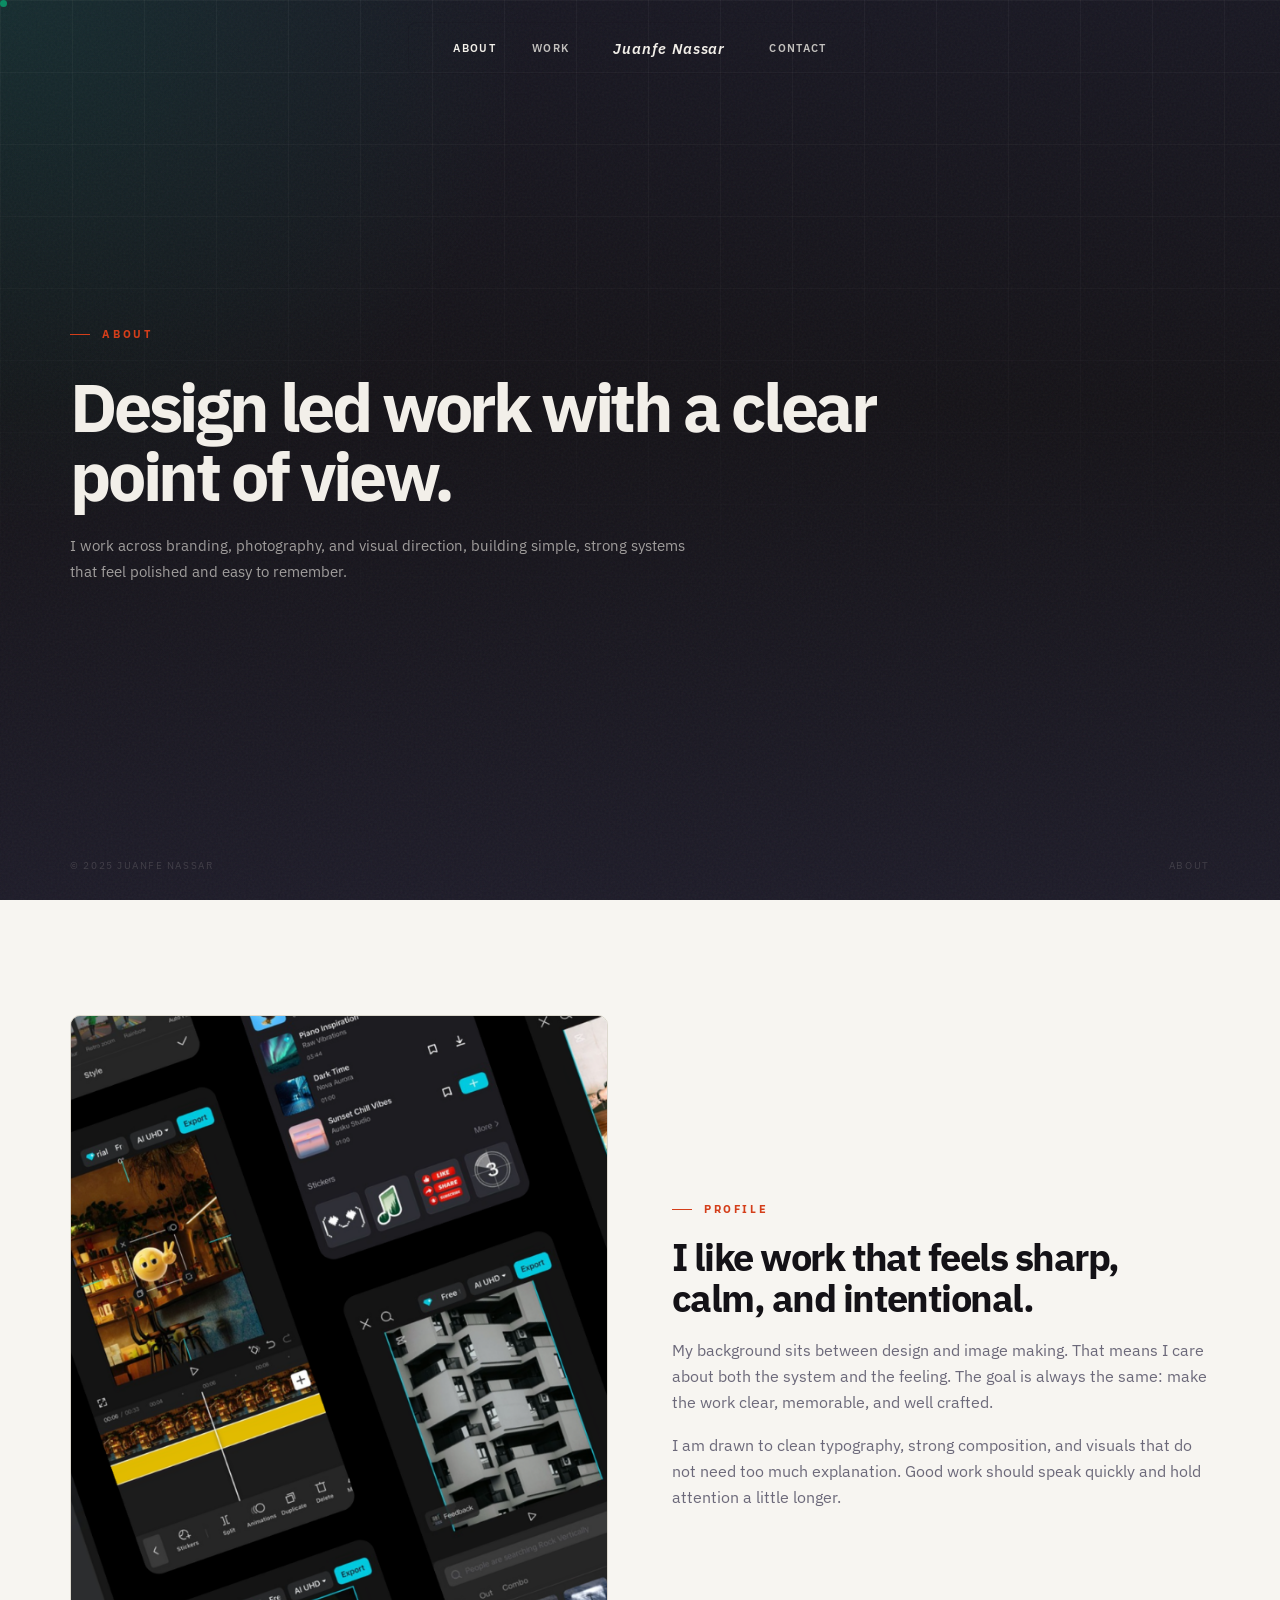
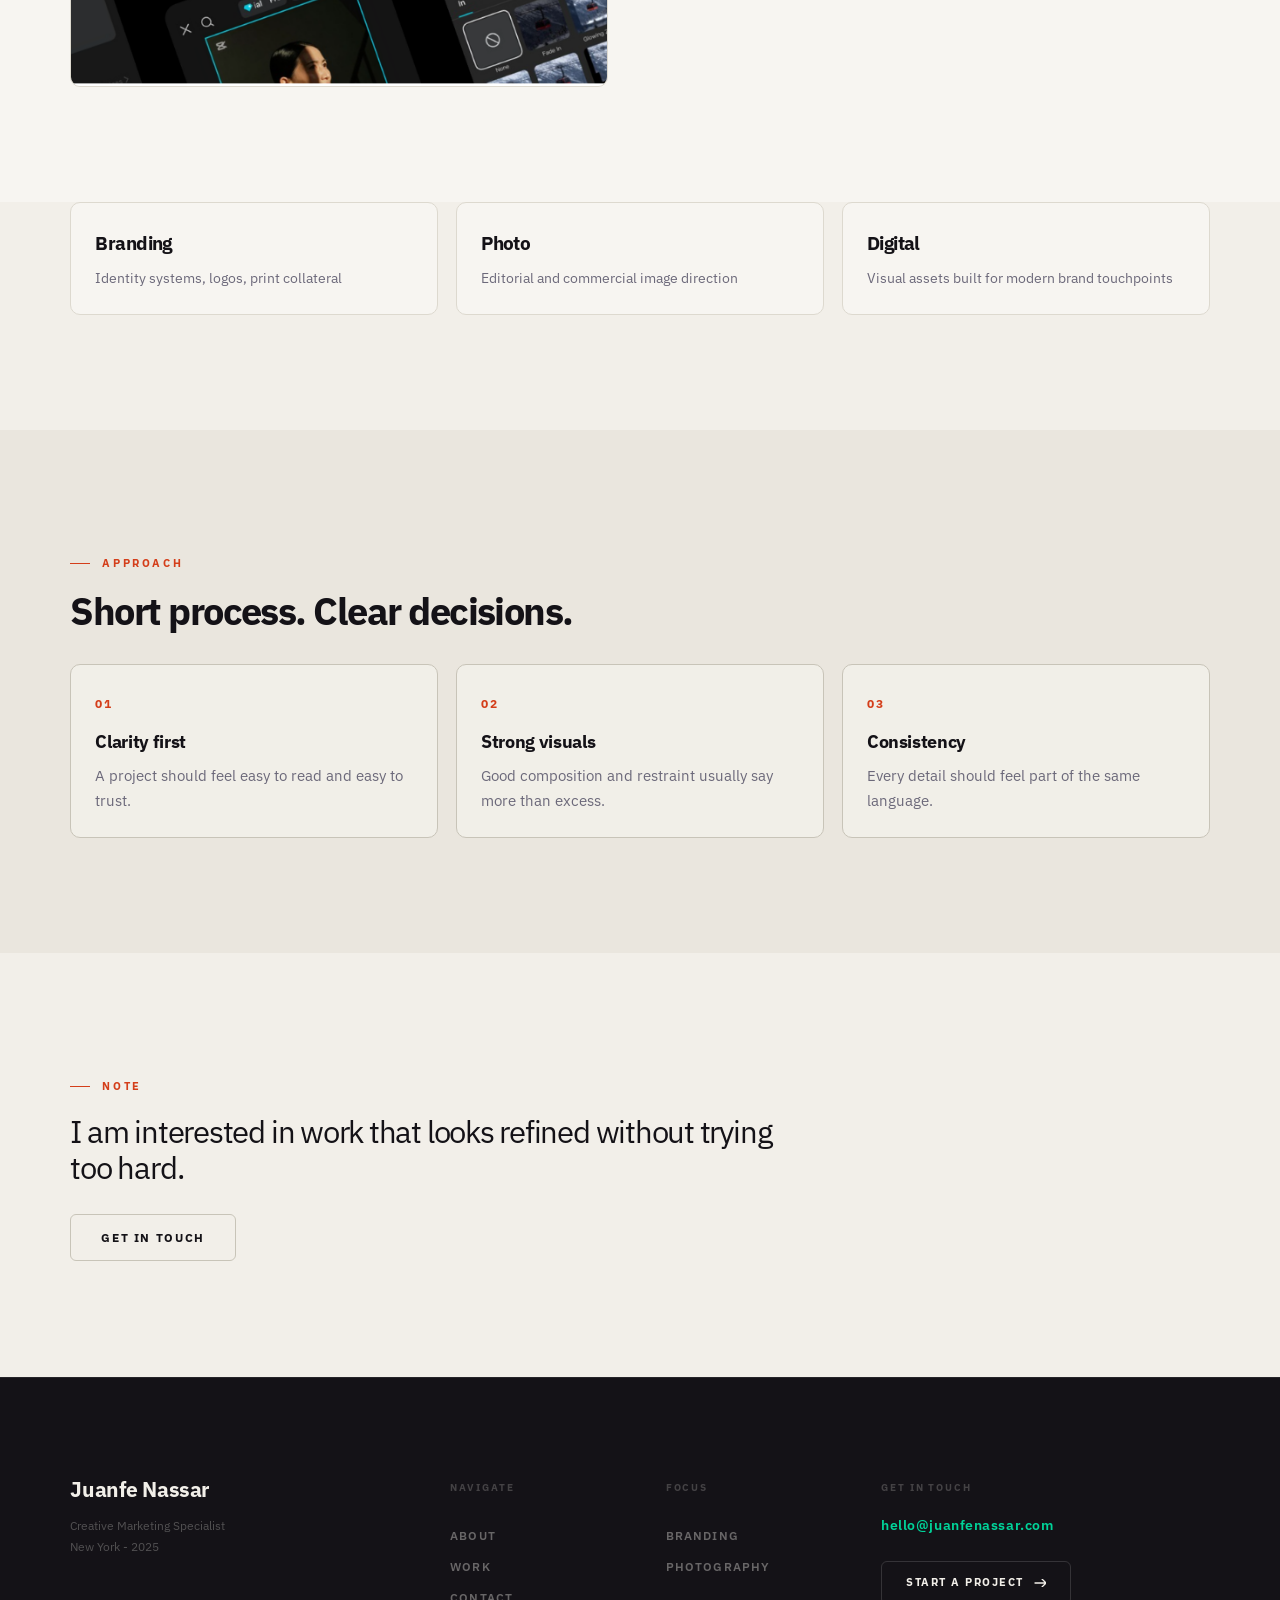
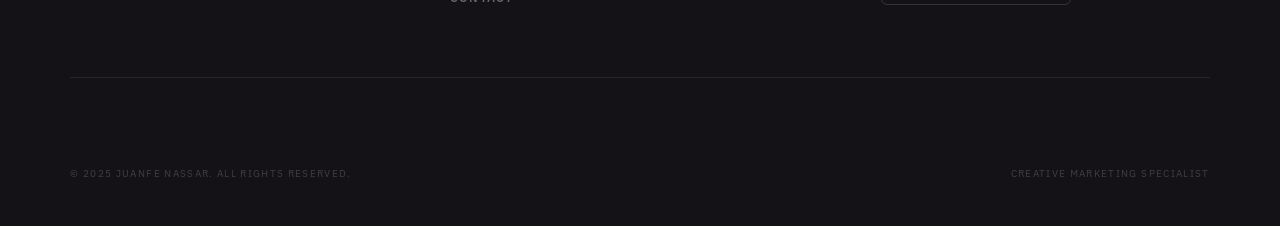
<file: userDashboard/about.html>
<!DOCTYPE html>
<html lang="en">
<head>
    <meta charset="UTF-8" />
    <meta name="viewport" content="initial-scale=1, width=device-width, viewport-fit=cover" />
    <title>Juanfe Nassar - About</title>
    <link rel="stylesheet" href="../assets/css/about_style.css" />
    <link rel="preconnect" href="https://fonts.googleapis.com" />
    <link rel="preconnect" href="https://fonts.gstatic.com" crossorigin />
    <link href="https://fonts.googleapis.com/css2?family=IBM+Plex+Sans:wght@400;500;600;700;800&display=swap" rel="stylesheet" />
</head>
<body>

<div class="c-dot" id="cDot"></div>
<div class="c-ring" id="cRing"></div>

<header class="nav" id="nav">
    <div class="nav-pill" id="navPill">
        <a href="about.html" class="nav-link nav-link--active">About</a>
        <a href="work.html" class="nav-link">Work</a>
        <a href="../index.html" class="nav-logo" aria-label="Juanfe Nassar home">
            <span class="nav-logo-text">Juanfe Nassar</span>
        </a>
        <a href="contact.html" class="nav-link">Contact</a>
    </div>
    <div class="nav-mobile">
        <a href="../index.html" class="nav-m-logo">Juanfe Nassar</a>
        <button class="nav-m-btn" id="mobileMenuBtn" aria-label="Open menu" aria-expanded="false">
            <svg viewBox="0 0 32 18" fill="none" width="28" height="18">
                <path d="M1 1H31" stroke="currentColor" stroke-width="1.5" stroke-linecap="round"/>
                <path d="M1 9H31" stroke="currentColor" stroke-width="1.5" stroke-linecap="round"/>
                <path d="M1 17H31" stroke="currentColor" stroke-width="1.5" stroke-linecap="round"/>
            </svg>
        </button>
    </div>
</header>

<div class="overlay" id="overlay" aria-hidden="true">
    <div class="ov-curtain c1"></div>
    <div class="ov-curtain c2"></div>
    <div class="ov-inner">
        <nav class="ov-nav">
            <ul>
                <li class="ov-item"><a href="../index.html" class="ov-a"><em class="ov-num">01</em><span class="ov-word">Home</span><span class="ov-arr">+</span></a></li>
                <li class="ov-item"><a href="about.html" class="ov-a"><em class="ov-num">02</em><span class="ov-word">About</span><span class="ov-arr">+</span></a></li>
                <li class="ov-item"><a href="work.html" class="ov-a"><em class="ov-num">03</em><span class="ov-word">Work</span><span class="ov-arr">+</span></a></li>
                <li class="ov-item"><a href="contact.html" class="ov-a"><em class="ov-num">04</em><span class="ov-word">Contact</span><span class="ov-arr">+</span></a></li>
            </ul>
        </nav>
        <aside class="ov-aside">
            <div class="ov-aside-body" id="ovAsideBody">
                <p class="ov-role">Creative Marketing Specialist<br/>New York, USA</p>
                <div class="ov-rule"></div>
                <p class="ov-meta">Design, photography, and direction with a clean visual point of view.</p>
            </div>
        </aside>
    </div>
    <div class="ov-foot">
        <span>&copy; 2025 Juanfe Nassar</span>
        <span>About</span>
    </div>
</div>

<main>
    <section class="about-hero">
        <div class="about-hero__texture" aria-hidden="true"></div>
        <div class="about-hero__grid" aria-hidden="true"></div>
        <div class="about-hero__inner">
            <p class="eyebrow" data-reveal>About</p>
            <h1 class="about-hero__title" data-reveal data-delay="100">
                Design led work with a clear point of view.
            </h1>
            <p class="about-hero__body" data-reveal data-delay="180">
                I work across branding, photography, and visual direction, building simple, strong systems that feel polished and easy to remember.
            </p>
        </div>
    </section>

    <section class="about-intro section-pad">
        <div class="about-intro__media" data-scroll-reveal>
            <div class="about-frame">
                <img src="../assets/images/bckg.png" alt="Juanfe Nassar portrait" />
            </div>
        </div>
        <div class="about-intro__content">
            <p class="section-kicker" data-scroll-reveal>Profile</p>
            <h2 class="section-title" data-scroll-reveal data-sr-delay="60">
                I like work that feels sharp, calm, and intentional.
            </h2>
            <p class="about-copy" data-scroll-reveal data-sr-delay="120">
                My background sits between design and image making. That means I care about both the system and the feeling. The goal is always the same: make the work clear, memorable, and well crafted.
            </p>
            <p class="about-copy" data-scroll-reveal data-sr-delay="160">
                I am drawn to clean typography, strong composition, and visuals that do not need too much explanation. Good work should speak quickly and hold attention a little longer.
            </p>
        </div>
    </section>

    <section class="about-stats section-pad section-pad--tight">
        <div class="stats-card" data-scroll-reveal>
            <span class="stats-card__num">Branding</span>
            <span class="stats-card__label">Identity systems, logos, print collateral</span>
        </div>
        <div class="stats-card" data-scroll-reveal data-sr-delay="60">
            <span class="stats-card__num">Photo</span>
            <span class="stats-card__label">Editorial and commercial image direction</span>
        </div>
        <div class="stats-card" data-scroll-reveal data-sr-delay="120">
            <span class="stats-card__num">Digital</span>
            <span class="stats-card__label">Visual assets built for modern brand touchpoints</span>
        </div>
    </section>

    <section class="about-values section-pad">
        <div class="section-block" data-scroll-reveal>
            <p class="section-kicker">Approach</p>
            <h2 class="section-title">Short process. Clear decisions.</h2>
        </div>

        <div class="values-grid">
            <article class="value-card" data-scroll-reveal>
                <span class="value-card__index">01</span>
                <h3 class="value-card__title">Clarity first</h3>
                <p class="value-card__body">A project should feel easy to read and easy to trust.</p>
            </article>
            <article class="value-card" data-scroll-reveal data-sr-delay="60">
                <span class="value-card__index">02</span>
                <h3 class="value-card__title">Strong visuals</h3>
                <p class="value-card__body">Good composition and restraint usually say more than excess.</p>
            </article>
            <article class="value-card" data-scroll-reveal data-sr-delay="120">
                <span class="value-card__index">03</span>
                <h3 class="value-card__title">Consistency</h3>
                <p class="value-card__body">Every detail should feel part of the same language.</p>
            </article>
        </div>
    </section>

    <section class="about-quote section-pad">
        <div class="about-quote__inner" data-scroll-reveal>
            <p class="section-kicker">Note</p>
            <p class="about-quote__text">
                I am interested in work that looks refined without trying too hard.
            </p>
            <a href="contact.html" class="btn-outline">
                <span>Get in touch</span>
            </a>
        </div>
    </section>
</main>

<footer class="s-footer">
    <div class="ft-grid">
        <div class="ft-logo-col">
            <p class="ft-name">Juanfe Nassar</p>
            <p class="ft-tagline">Creative Marketing Specialist<br/>New York - 2025</p>
        </div>

        <div class="ft-nav-col">
            <p class="ft-col-label">Navigate</p>
            <a href="about.html" class="ft-link">About</a>
            <a href="work.html" class="ft-link">Work</a>
            <a href="contact.html" class="ft-link">Contact</a>
        </div>

        <div class="ft-nav-col">
            <p class="ft-col-label">Focus</p>
            <a href="work.html" class="ft-link">Branding</a>
            <a href="work.html" class="ft-link">Photography</a>
        </div>

        <div class="ft-contact-col">
            <p class="ft-col-label">Get in touch</p>
            <a href="mailto:hello@juanfenassar.com" class="ft-contact-email">hello@juanfenassar.com</a>
            <a href="contact.html" class="ft-contact-cta">
                <span>Start a project</span>
                <svg viewBox="0 0 12 8" fill="none" width="12">
                    <path d="M1 4h10M8 0l4 4-4 4" stroke="currentColor" stroke-width="1.3" stroke-linecap="round" stroke-linejoin="round"/>
                </svg>
            </a>
        </div>
    </div>

    <div class="ft-bottom">
        <span>&copy; 2025 Juanfe Nassar. All rights reserved.</span>
        <span class="ft-credit">Creative Marketing Specialist</span>
    </div>
</footer>

<script>
    (() => {
        const dot = document.getElementById('cDot');
        const ring = document.getElementById('cRing');
        let mx = -300, my = -300, rx = -300, ry = -300;

        document.addEventListener('mousemove', e => {
            mx = e.clientX;
            my = e.clientY;
            dot.style.transform = `translate(${mx - 4}px, ${my - 4}px)`;
        });

        (function raf() {
            rx += (mx - rx) * 0.1;
            ry += (my - ry) * 0.1;
            ring.style.transform = `translate(${rx - 20}px, ${ry - 20}px)`;
            requestAnimationFrame(raf);
        })();

        document.querySelectorAll('a, button, .value-card, .stats-card').forEach(el => {
            el.addEventListener('mouseenter', () => {
                ring.classList.add('ring-big');
                dot.classList.add('dot-sm');
            });
            el.addEventListener('mouseleave', () => {
                ring.classList.remove('ring-big');
                dot.classList.remove('dot-sm');
            });
        });

        const pill = document.getElementById('navPill');
        window.addEventListener('scroll', () => {
            pill.classList.toggle('pill-scrolled', window.scrollY > 60);
        }, { passive: true });

        const mBtn = document.getElementById('mobileMenuBtn');
        const overlay = document.getElementById('overlay');
        const items = document.querySelectorAll('.ov-item');
        const aside = document.getElementById('ovAsideBody');
        let open = false;

        const openOv = () => {
            open = true;
            overlay.classList.add('ov-open');
            overlay.setAttribute('aria-hidden', 'false');
            mBtn.setAttribute('aria-expanded', 'true');
            document.body.style.overflow = 'hidden';
            items.forEach((el, i) => {
                el.style.transitionDelay = `${0.24 + i * 0.06}s`;
                el.classList.add('ov-item-in');
            });
            aside?.classList.add('aside-in');
        };

        const closeOv = () => {
            open = false;
            document.body.style.overflow = '';
            items.forEach(el => {
                el.style.transitionDelay = '0s';
                el.classList.remove('ov-item-in');
            });
            aside?.classList.remove('aside-in');
            overlay.classList.add('ov-closing');
            overlay.classList.remove('ov-open');
            setTimeout(() => {
                overlay.classList.remove('ov-closing');
                overlay.setAttribute('aria-hidden', 'true');
                mBtn.setAttribute('aria-expanded', 'false');
            }, 700);
        };

        mBtn.addEventListener('click', () => open ? closeOv() : openOv());
        document.addEventListener('keydown', e => {
            if (e.key === 'Escape' && open) closeOv();
        });

        document.querySelectorAll('[data-reveal]').forEach(el => {
            setTimeout(() => el.classList.add('revealed'), Number(el.dataset.delay || 0) + 180);
        });

        const observer = new IntersectionObserver(entries => {
            entries.forEach(entry => {
                if (!entry.isIntersecting) return;
                const delay = Number(entry.target.dataset.srDelay || 0);
                setTimeout(() => entry.target.classList.add('sr-in'), delay);
                observer.unobserve(entry.target);
            });
        }, { threshold: 0.12 });

        document.querySelectorAll('[data-scroll-reveal]').forEach(el => observer.observe(el));
    })();
</script>
</body>
</html>
</file>
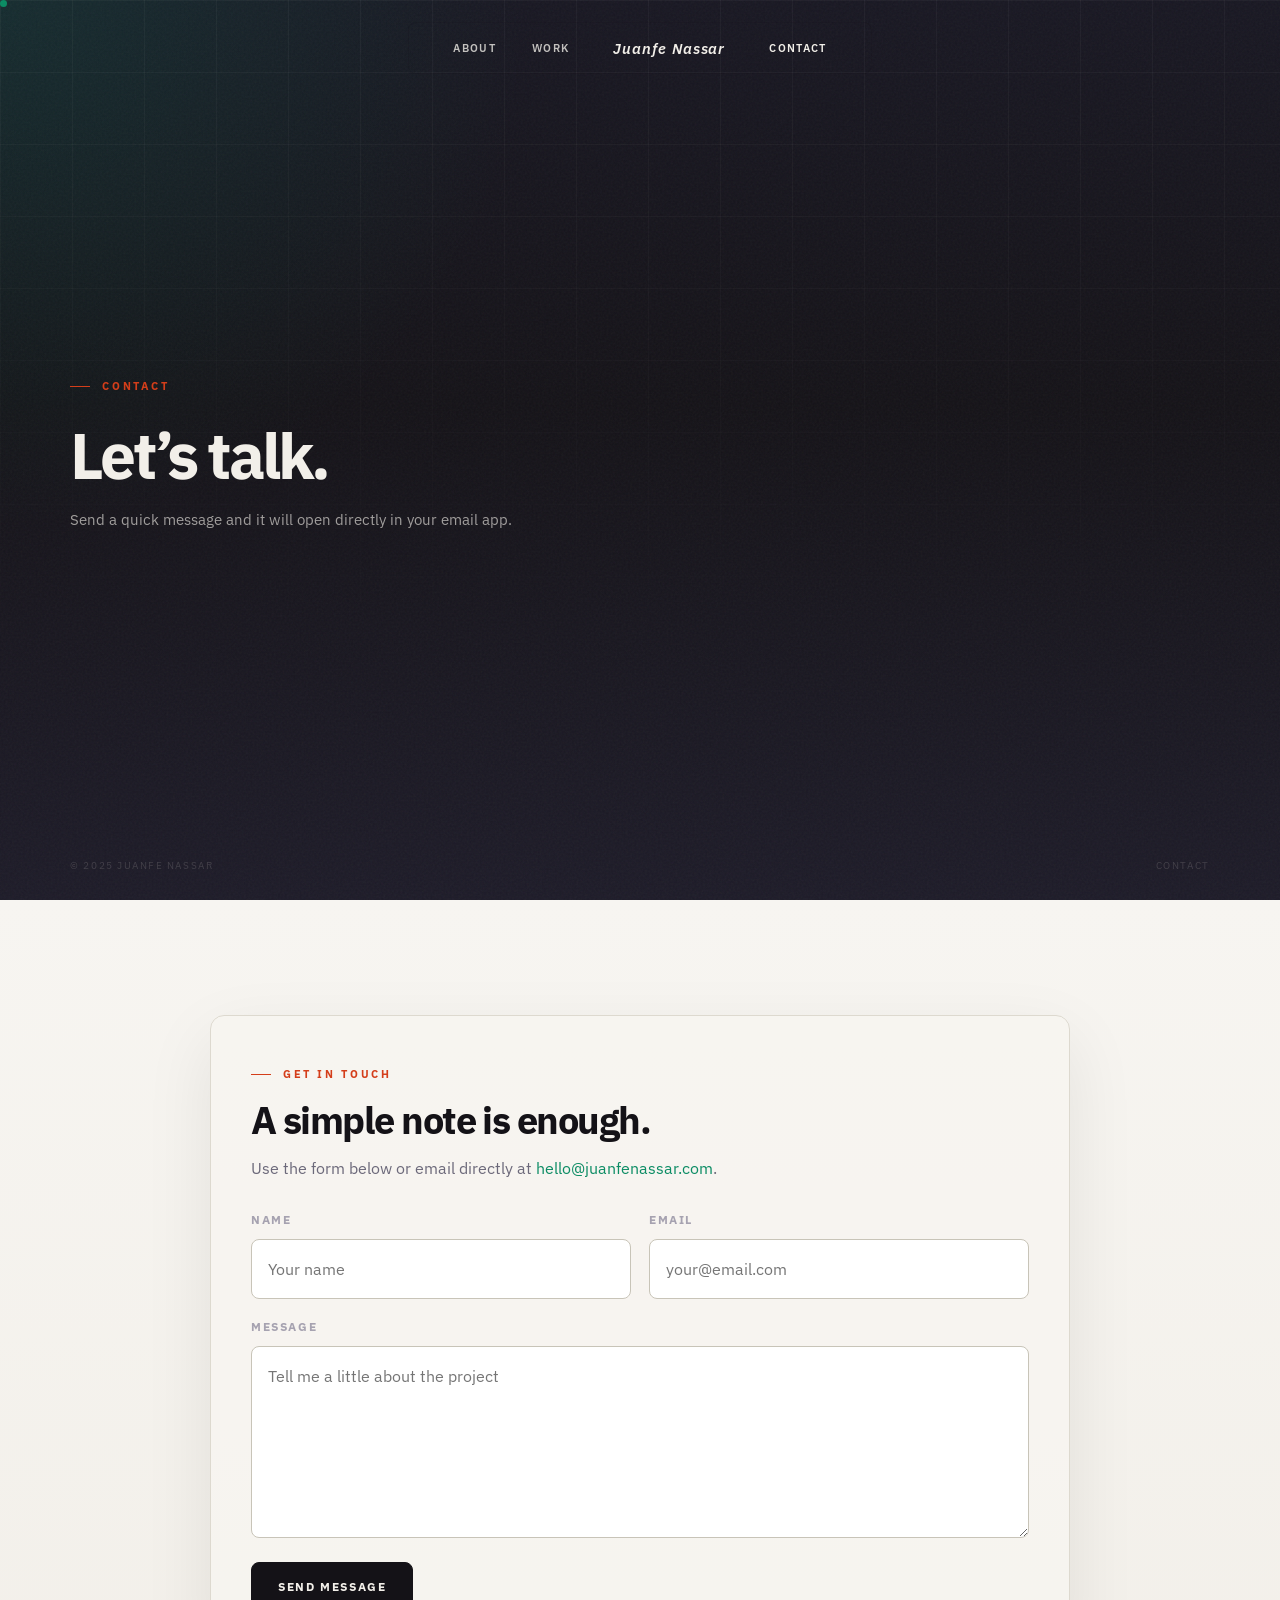
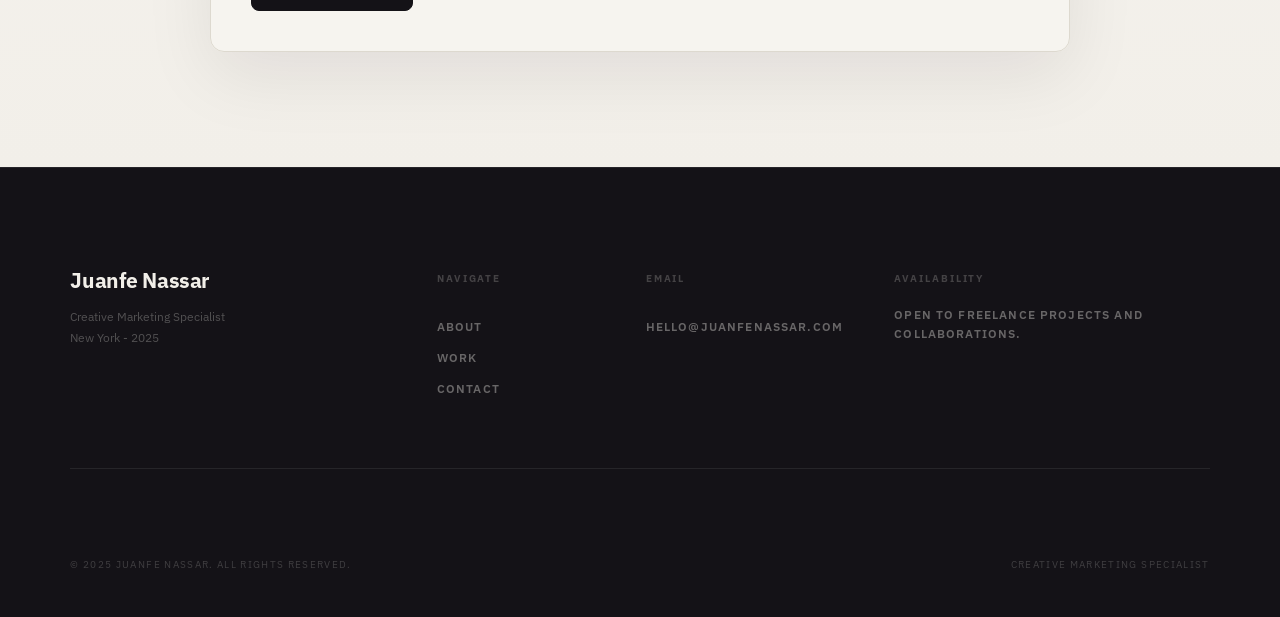
<file: userDashboard/contact.html>
<!DOCTYPE html>
<html lang="en">
<head>
    <meta charset="UTF-8" />
    <meta name="viewport" content="initial-scale=1, width=device-width, viewport-fit=cover" />
    <title>Juanfe Nassar - Contact</title>
    <link rel="stylesheet" href="../assets/css/contact_style.css" />
    <link rel="preconnect" href="https://fonts.googleapis.com" />
    <link rel="preconnect" href="https://fonts.gstatic.com" crossorigin />
    <link href="https://fonts.googleapis.com/css2?family=IBM+Plex+Sans:wght@400;500;600;700;800&display=swap" rel="stylesheet" />
</head>
<body>

<div class="c-dot" id="cDot"></div>
<div class="c-ring" id="cRing"></div>

<header class="nav" id="nav">
    <div class="nav-pill" id="navPill">
        <a href="about.html" class="nav-link">About</a>
        <a href="work.html" class="nav-link">Work</a>
        <a href="../index.html" class="nav-logo" aria-label="Juanfe Nassar home">
            <span class="nav-logo-text">Juanfe Nassar</span>
        </a>
        <a href="contact.html" class="nav-link nav-link--active">Contact</a>
    </div>
    <div class="nav-mobile">
        <a href="../index.html" class="nav-m-logo">Juanfe Nassar</a>
        <button class="nav-m-btn" id="mobileMenuBtn" aria-label="Open menu" aria-expanded="false">
            <svg viewBox="0 0 32 18" fill="none" width="28" height="18">
                <path d="M1 1H31" stroke="currentColor" stroke-width="1.5" stroke-linecap="round"/>
                <path d="M1 9H31" stroke="currentColor" stroke-width="1.5" stroke-linecap="round"/>
                <path d="M1 17H31" stroke="currentColor" stroke-width="1.5" stroke-linecap="round"/>
            </svg>
        </button>
    </div>
</header>

<div class="overlay" id="overlay" aria-hidden="true">
    <div class="ov-curtain c1"></div>
    <div class="ov-curtain c2"></div>
    <div class="ov-inner">
        <nav class="ov-nav">
            <ul>
                <li class="ov-item"><a href="../index.html" class="ov-a"><em class="ov-num">01</em><span class="ov-word">Home</span><span class="ov-arr">+</span></a></li>
                <li class="ov-item"><a href="about.html" class="ov-a"><em class="ov-num">02</em><span class="ov-word">About</span><span class="ov-arr">+</span></a></li>
                <li class="ov-item"><a href="work.html" class="ov-a"><em class="ov-num">03</em><span class="ov-word">Work</span><span class="ov-arr">+</span></a></li>
                <li class="ov-item"><a href="contact.html" class="ov-a"><em class="ov-num">04</em><span class="ov-word">Contact</span><span class="ov-arr">+</span></a></li>
            </ul>
        </nav>
        <aside class="ov-aside">
            <div class="ov-aside-body" id="ovAsideBody">
                <p class="ov-role">Creative Marketing Specialist<br/>New York, USA</p>
                <div class="ov-rule"></div>
                <p class="ov-meta">For project inquiries, collaborations, and general contact.</p>
            </div>
        </aside>
    </div>
    <div class="ov-foot">
        <span>&copy; 2025 Juanfe Nassar</span>
        <span>Contact</span>
    </div>
</div>

<main>
    <section class="contact-hero">
        <div class="contact-hero__texture" aria-hidden="true"></div>
        <div class="contact-hero__grid" aria-hidden="true"></div>
        <div class="contact-hero__inner">
            <p class="eyebrow" data-reveal>Contact</p>
            <h1 class="contact-hero__title" data-reveal data-delay="100">
                Let’s talk.
            </h1>
            <p class="contact-hero__body" data-reveal data-delay="180">
                Send a quick message and it will open directly in your email app.
            </p>
        </div>
    </section>

    <section class="contact-wrap">
        <div class="contact-card" data-scroll-reveal>
            <div class="contact-copy">
                <p class="section-kicker">Get in touch</p>
                <h2 class="section-title">A simple note is enough.</h2>
                <p class="section-body">
                    Use the form below or email directly at
                    <a href="mailto:hello@juanfenassar.com">hello@juanfenassar.com</a>.
                </p>
            </div>

            <form
                    class="contact-form"
                    action="mailto:hello@juanfenassar.com"
                    method="post"
                    enctype="text/plain"
            >
                <label class="field">
                    <span>Name</span>
                    <input type="text" name="name" placeholder="Your name" required />
                </label>

                <label class="field">
                    <span>Email</span>
                    <input type="email" name="email" placeholder="your@email.com" required />
                </label>

                <label class="field field--full">
                    <span>Message</span>
                    <textarea name="message" rows="6" placeholder="Tell me a little about the project" required></textarea>
                </label>

                <button type="submit" class="btn-submit">Send Message</button>
            </form>
        </div>
    </section>
</main>

<footer class="s-footer">
    <div class="ft-grid">
        <div class="ft-logo-col">
            <p class="ft-name">Juanfe Nassar</p>
            <p class="ft-tagline">Creative Marketing Specialist<br/>New York - 2025</p>
        </div>

        <div class="ft-nav-col">
            <p class="ft-col-label">Navigate</p>
            <a href="about.html" class="ft-link">About</a>
            <a href="work.html" class="ft-link">Work</a>
            <a href="contact.html" class="ft-link">Contact</a>
        </div>

        <div class="ft-nav-col">
            <p class="ft-col-label">Email</p>
            <a href="mailto:hello@juanfenassar.com" class="ft-link">hello@juanfenassar.com</a>
        </div>

        <div class="ft-contact-col">
            <p class="ft-col-label">Availability</p>
            <p class="ft-text">Open to freelance projects and collaborations.</p>
        </div>
    </div>

    <div class="ft-bottom">
        <span>&copy; 2025 Juanfe Nassar. All rights reserved.</span>
        <span class="ft-credit">Creative Marketing Specialist</span>
    </div>
</footer>

<script>
    (() => {
        const dot = document.getElementById('cDot');
        const ring = document.getElementById('cRing');
        let mx = -300, my = -300, rx = -300, ry = -300;

        document.addEventListener('mousemove', e => {
            mx = e.clientX;
            my = e.clientY;
            dot.style.transform = `translate(${mx - 4}px, ${my - 4}px)`;
        });

        (function raf() {
            rx += (mx - rx) * 0.1;
            ry += (my - ry) * 0.1;
            ring.style.transform = `translate(${rx - 20}px, ${ry - 20}px)`;
            requestAnimationFrame(raf);
        })();

        document.querySelectorAll('a, button, input, textarea').forEach(el => {
            el.addEventListener('mouseenter', () => {
                ring.classList.add('ring-big');
                dot.classList.add('dot-sm');
            });
            el.addEventListener('mouseleave', () => {
                ring.classList.remove('ring-big');
                dot.classList.remove('dot-sm');
            });
        });

        const pill = document.getElementById('navPill');
        window.addEventListener('scroll', () => {
            pill.classList.toggle('pill-scrolled', window.scrollY > 60);
        }, { passive: true });

        const mBtn = document.getElementById('mobileMenuBtn');
        const overlay = document.getElementById('overlay');
        const items = document.querySelectorAll('.ov-item');
        const aside = document.getElementById('ovAsideBody');
        let open = false;

        const openOv = () => {
            open = true;
            overlay.classList.add('ov-open');
            overlay.setAttribute('aria-hidden', 'false');
            mBtn.setAttribute('aria-expanded', 'true');
            document.body.style.overflow = 'hidden';
            items.forEach((el, i) => {
                el.style.transitionDelay = `${0.24 + i * 0.06}s`;
                el.classList.add('ov-item-in');
            });
            aside?.classList.add('aside-in');
        };

        const closeOv = () => {
            open = false;
            document.body.style.overflow = '';
            items.forEach(el => {
                el.style.transitionDelay = '0s';
                el.classList.remove('ov-item-in');
            });
            aside?.classList.remove('aside-in');
            overlay.classList.add('ov-closing');
            overlay.classList.remove('ov-open');
            setTimeout(() => {
                overlay.classList.remove('ov-closing');
                overlay.setAttribute('aria-hidden', 'true');
                mBtn.setAttribute('aria-expanded', 'false');
            }, 700);
        };

        mBtn.addEventListener('click', () => open ? closeOv() : openOv());
        document.addEventListener('keydown', e => {
            if (e.key === 'Escape' && open) closeOv();
        });

        document.querySelectorAll('[data-reveal]').forEach(el => {
            setTimeout(() => el.classList.add('revealed'), Number(el.dataset.delay || 0) + 180);
        });

        const observer = new IntersectionObserver(entries => {
            entries.forEach(entry => {
                if (!entry.isIntersecting) return;
                const delay = Number(entry.target.dataset.srDelay || 0);
                setTimeout(() => entry.target.classList.add('sr-in'), delay);
                observer.unobserve(entry.target);
            });
        }, { threshold: 0.12 });

        document.querySelectorAll('[data-scroll-reveal]').forEach(el => observer.observe(el));
    })();
</script>
</body>
</html>
</file>
<file: assets/css/about_style.css>
:root {
    --bg: #F2EFE9;
    --surface: #EAE6DE;
    --surface-2: #F7F5F1;
    --surface-3: #E0DDD4;
    --dark: #141217;
    --ink: #141217;
    --ink-mid: #6C697A;
    --ink-dim: #A6A2B0;
    --ink-inv: #F2EFE9;
    --accent: #0C8C64;
    --accent-inv: #00D49A;
    --coral: #D43E1A;
    --border: #DDD9CF;
    --border-mid: #C8C4B8;
    --dborder: rgba(255, 255, 255, 0.08);
    --dborder-mid: rgba(255, 255, 255, 0.14);
    --font: "IBM Plex Sans", "Helvetica Neue", Arial, sans-serif;
    --radius: 10px;
    --px: clamp(20px, 5.5vw, 88px);
    --py: clamp(56px, 9vw, 132px);
    --expo: cubic-bezier(.19, 1, .22, 1);
    --ease: cubic-bezier(.65, 0, .35, 1);
}

*, *::before, *::after {
    box-sizing: border-box;
    margin: 0;
    padding: 0;
}

html {
    font-size: 16px;
    scroll-behavior: smooth;
}

body {
    background: var(--bg);
    color: var(--ink);
    font-family: var(--font);
    line-height: 1.65;
    overflow-x: hidden;
    cursor: none;
}

img {
    display: block;
    width: 100%;
    height: 100%;
    object-fit: cover;
}

a {
    color: inherit;
    text-decoration: none;
}

button {
    border: 0;
    background: none;
    color: inherit;
    font: inherit;
    cursor: none;
}

.c-dot {
    position: fixed;
    inset: 0 auto auto 0;
    z-index: 9000;
    width: 7px;
    height: 7px;
    border-radius: 50%;
    background: var(--accent);
    pointer-events: none;
    transition: width .18s, height .18s;
}

.c-ring {
    position: fixed;
    inset: 0 auto auto 0;
    z-index: 8999;
    width: 38px;
    height: 38px;
    border: 1px solid rgba(12, 140, 100, 0.35);
    border-radius: 50%;
    pointer-events: none;
    transition: width .4s var(--expo), height .4s var(--expo), border-color .25s;
}

.ring-big {
    width: 60px !important;
    height: 60px !important;
    border-color: var(--accent);
}

.dot-sm {
    width: 3px !important;
    height: 3px !important;
}

[data-reveal] {
    opacity: 0;
    transform: translateY(18px);
    transition: opacity 1s var(--expo), transform 1s var(--expo);
}

[data-reveal].revealed {
    opacity: 1;
    transform: none;
}

[data-scroll-reveal] {
    opacity: 0;
    transform: translateY(24px);
    transition: opacity .9s var(--expo), transform .9s var(--expo);
}

[data-scroll-reveal].sr-in {
    opacity: 1;
    transform: none;
}

.nav {
    position: fixed;
    inset: 0 0 auto;
    z-index: 500;
    display: flex;
    justify-content: center;
    padding: 22px var(--px);
    pointer-events: none;
}

.nav-pill {
    pointer-events: all;
    display: flex;
    align-items: center;
    gap: 4px;
    padding: 8px 28px;
    border: 1px solid rgba(20, 18, 23, 0.1);
    border-radius: 8px;
    background: rgba(242, 239, 233, 0);
    backdrop-filter: blur(0);
    transition: background .45s, border-color .45s, backdrop-filter .45s;
}

.pill-scrolled {
    background: rgba(242, 239, 233, 0.88);
    border-color: rgba(20, 18, 23, 0.1);
    backdrop-filter: blur(24px);
}

.nav-link {
    padding: 8px 16px;
    border-radius: 5px;
    font-size: .7rem;
    font-weight: 600;
    letter-spacing: .12em;
    text-transform: uppercase;
    color: rgba(242, 239, 233, 0.78);
    transition: color .25s, background .25s;
}

.nav-link:hover {
    color: var(--ink-inv);
    background: rgba(255, 255, 255, 0.08);
}

.nav-link--active {
    color: var(--ink-inv);
}

.pill-scrolled .nav-link {
    color: var(--ink-mid);
}

.pill-scrolled .nav-link:hover,
.pill-scrolled .nav-link--active {
    color: var(--ink);
    background: rgba(20, 18, 23, 0.05);
}

.nav-logo {
    padding: 0 24px;
    white-space: nowrap;
}

.nav-logo-text {
    font-size: .95rem;
    font-style: italic;
    font-weight: 600;
    letter-spacing: .06em;
    color: var(--ink-inv);
}

.pill-scrolled .nav-logo-text {
    color: var(--ink);
}

.nav-mobile {
    display: none;
    pointer-events: all;
    width: 100%;
    padding: 14px 20px;
    justify-content: space-between;
    align-items: center;
    border: 1px solid var(--dborder-mid);
    border-radius: 8px;
    background: rgba(20, 18, 23, 0.88);
    backdrop-filter: blur(20px);
}

.nav-m-logo {
    color: var(--ink-inv);
    font-size: .95rem;
    font-style: italic;
    font-weight: 600;
    letter-spacing: .06em;
}

.nav-m-btn {
    color: rgba(242, 239, 233, 0.72);
}

.overlay {
    position: fixed;
    inset: 0;
    z-index: 490;
    overflow: hidden;
    pointer-events: none;
}

.ov-curtain {
    position: absolute;
    inset: 0;
    transform: translateY(-100%);
    transition: transform .65s var(--ease);
}

.c1 {
    background: #0D0C18;
}

.c2 {
    background: #141217;
    transition-delay: .05s;
}

.ov-open {
    pointer-events: all;
}

.ov-open .ov-curtain {
    transform: translateY(0);
}

.ov-closing .ov-curtain {
    transform: translateY(-100%);
}

.ov-inner {
    position: absolute;
    inset: 0;
    z-index: 3;
    display: flex;
    align-items: center;
    gap: clamp(40px, 8vw, 120px);
    padding: 90px var(--px);
}

.ov-nav {
    flex: 1;
}

.ov-item {
    border-top: 1px solid rgba(242, 239, 233, 0.06);
    opacity: 0;
    transform: translateX(-28px);
    transition: opacity .5s var(--expo), transform .5s var(--expo);
}

.ov-item:last-child {
    border-bottom: 1px solid rgba(242, 239, 233, 0.06);
}

.ov-item-in {
    opacity: 1;
    transform: none;
}

.ov-a {
    display: flex;
    align-items: baseline;
    gap: 20px;
    padding: clamp(10px, 2.5vh, 20px) 0;
    transition: padding-left .35s var(--expo);
}

.ov-a:hover {
    padding-left: 14px;
}

.ov-num {
    min-width: 24px;
    color: var(--coral);
    font-size: .74rem;
    letter-spacing: .08em;
}

.ov-word {
    flex: 1;
    color: var(--ink-inv);
    font-size: clamp(38px, 6.4vw, 100px);
    font-weight: 800;
    line-height: .95;
    letter-spacing: -.04em;
}

.ov-arr {
    color: var(--accent-inv);
    opacity: 0;
    transform: translate(-6px, 4px);
    transition: opacity .28s, transform .32s var(--expo);
}

.ov-a:hover .ov-arr {
    opacity: 1;
    transform: none;
}

.ov-aside {
    width: clamp(200px, 18vw, 280px);
    flex-shrink: 0;
}

.ov-aside-body {
    display: flex;
    flex-direction: column;
    gap: 24px;
    opacity: 0;
    transform: translateY(14px);
    transition: opacity .5s var(--expo), transform .5s var(--expo);
}

.aside-in {
    opacity: 1;
    transform: none;
}

.ov-role,
.ov-meta {
    color: rgba(242, 239, 233, 0.32);
    font-size: .76rem;
    line-height: 1.9;
}

.ov-rule {
    width: 24px;
    height: 1px;
    background: rgba(0, 212, 154, 0.35);
}

.ov-foot {
    position: absolute;
    inset: auto var(--px) 26px;
    z-index: 4;
    display: flex;
    justify-content: space-between;
    font-size: .6rem;
    letter-spacing: .16em;
    text-transform: uppercase;
    color: rgba(242, 239, 233, 0.16);
}

.about-hero {
    position: relative;
    min-height: 100svh;
    min-height: 100dvh;
    padding: clamp(96px, 14vw, 150px) var(--px);
    display: grid;
    align-items: center;
    overflow: hidden;
    background: radial-gradient(circle at top left, rgba(0, 212, 154, 0.11), transparent 34%), linear-gradient(180deg, #181722 0%, #141217 45%, #1D1B28 100%);
}

.about-hero__texture {
    position: absolute;
    inset: 0;
    opacity: .05;
    background-image: url("data:image/svg+xml,%3Csvg viewBox='0 0 512 512' xmlns='http://www.w3.org/2000/svg'%3E%3Cfilter id='n'%3E%3CfeTurbulence type='fractalNoise' baseFrequency='0.82' numOctaves='4' stitchTiles='stitch'/%3E%3C/filter%3E%3Crect width='100%25' height='100%25' filter='url(%23n)'/%3E%3C/svg%3E");
}

.about-hero__grid {
    position: absolute;
    inset: 0;
    background-image: linear-gradient(rgba(242, 239, 233, 0.06) 1px, transparent 1px), linear-gradient(90deg, rgba(242, 239, 233, 0.06) 1px, transparent 1px);
    background-size: 72px 72px;
    mask-image: linear-gradient(180deg, rgba(0, 0, 0, 0.75), transparent 78%);
}

.about-hero__inner {
    position: relative;
    z-index: 1;
    max-width: 920px;
}

.eyebrow,
.section-kicker {
    display: inline-flex;
    align-items: center;
    gap: 12px;
    color: var(--coral);
    font-size: .68rem;
    font-weight: 700;
    letter-spacing: .24em;
    text-transform: uppercase;
}

.eyebrow::before,
.section-kicker::before {
    content: "";
    width: 20px;
    height: 1px;
    background: currentColor;
}

.about-hero__title {
    margin-top: 28px;
    color: var(--ink-inv);
    font-size: clamp(2.2rem, 5.3vw, 5rem);
    line-height: 1.03;
    letter-spacing: -.05em;
    font-weight: 800;
}

.about-hero__body {
    max-width: 640px;
    margin-top: 22px;
    color: rgba(242, 239, 233, 0.62);
    font-size: clamp(.96rem, 1.2vw, 1.08rem);
}

.section-pad {
    padding: var(--py) var(--px);
}

.section-pad--tight {
    padding-top: 0;
}

.about-intro {
    display: grid;
    grid-template-columns: 6fr 6fr;
    gap: clamp(28px, 5vw, 72px);
    align-items: center;
    background: var(--surface-2);
}

.about-frame {
    border: 1px solid var(--border);
    border-radius: var(--radius);
    overflow: hidden;
    aspect-ratio: 4 / 5;
    background: var(--surface);
}

.section-title {
    margin-top: 18px;
    font-size: clamp(1.6rem, 3vw, 3rem);
    line-height: 1.08;
    letter-spacing: -.04em;
    color: var(--ink);
}

.about-copy {
    margin-top: 18px;
    color: var(--ink-mid);
    font-size: .98rem;
    max-width: 620px;
}

.about-stats {
    display: grid;
    grid-template-columns: repeat(3, minmax(0, 1fr));
    gap: 18px;
    background: var(--bg);
}

.stats-card {
    padding: 24px;
    border: 1px solid var(--border);
    border-radius: var(--radius);
    background: var(--surface-2);
}

.stats-card__num {
    display: block;
    font-size: 1.2rem;
    font-weight: 700;
    letter-spacing: -.03em;
    color: var(--ink);
}

.stats-card__label {
    display: block;
    margin-top: 8px;
    font-size: .86rem;
    color: var(--ink-mid);
}

.about-values {
    background: var(--surface);
}

.values-grid {
    display: grid;
    grid-template-columns: repeat(3, minmax(0, 1fr));
    gap: 18px;
    margin-top: 32px;
}

.value-card {
    padding: 24px;
    border: 1px solid var(--border-mid);
    border-radius: var(--radius);
    background: rgba(247, 245, 241, 0.6);
    transition: transform .35s var(--expo), border-color .35s var(--expo);
}

.value-card:hover {
    transform: translateY(-4px);
    border-color: var(--accent);
}

.value-card__index {
    color: var(--coral);
    font-size: .72rem;
    font-weight: 700;
    letter-spacing: .16em;
    text-transform: uppercase;
}

.value-card__title {
    margin-top: 12px;
    font-size: 1.1rem;
    font-weight: 700;
    letter-spacing: -.02em;
}

.value-card__body {
    margin-top: 8px;
    color: var(--ink-mid);
    font-size: .92rem;
}

.about-quote {
    background: var(--bg);
}

.about-quote__inner {
    max-width: 720px;
}

.about-quote__text {
    margin-top: 18px;
    font-size: clamp(1.35rem, 2.4vw, 2.25rem);
    line-height: 1.18;
    letter-spacing: -.04em;
    color: var(--ink);
}

.btn-outline {
    display: inline-flex;
    align-items: center;
    margin-top: 28px;
    padding: 13px 30px;
    border: 1.5px solid var(--border-mid);
    border-radius: 6px;
    font-size: .72rem;
    font-weight: 700;
    letter-spacing: .14em;
    text-transform: uppercase;
    position: relative;
    overflow: hidden;
    transition: color .4s var(--expo), border-color .4s;
}

.btn-outline::before {
    content: "";
    position: absolute;
    inset: 0;
    background: var(--ink);
    transform: translateY(101%);
    transition: transform .42s var(--expo);
    z-index: 0;
}

.btn-outline span {
    position: relative;
    z-index: 1;
}

.btn-outline:hover::before {
    transform: translateY(0);
}

.btn-outline:hover {
    color: var(--bg);
    border-color: var(--ink);
}

.s-footer {
    background: var(--dark);
    padding: clamp(52px, 8vw, 108px) var(--px) clamp(24px, 3.5vw, 44px);
    border-top: 1px solid var(--dborder);
}

.ft-grid {
    display: grid;
    grid-template-columns: 2fr 1fr 1fr 2fr;
    gap: clamp(24px, 4vw, 64px);
    margin-bottom: clamp(40px, 7vw, 88px);
    padding-bottom: clamp(36px, 5.5vw, 72px);
    border-bottom: 1px solid var(--dborder);
}

.ft-name {
    color: var(--ink-inv);
    font-size: 1.3rem;
    font-weight: 800;
    line-height: 1;
    letter-spacing: -.02em;
    margin-bottom: 14px;
}

.ft-tagline {
    color: rgba(242, 239, 233, 0.28);
    font-size: .75rem;
    line-height: 1.75;
}

.ft-col-label {
    margin-bottom: 18px;
    color: rgba(242, 239, 233, 0.22);
    font-size: .6rem;
    font-weight: 700;
    letter-spacing: .2em;
    text-transform: uppercase;
}

.ft-nav-col {
    display: flex;
    flex-direction: column;
    gap: 12px;
}

.ft-link {
    color: rgba(242, 239, 233, 0.38);
    font-size: .72rem;
    font-weight: 600;
    letter-spacing: .1em;
    text-transform: uppercase;
    transition: color .28s;
}

.ft-link:hover {
    color: var(--ink-inv);
}

.ft-contact-col {
    display: flex;
    flex-direction: column;
}

.ft-contact-email {
    width: fit-content;
    margin-bottom: 24px;
    color: var(--accent-inv);
    font-size: clamp(.78rem, 1.1vw, .95rem);
    font-weight: 600;
    letter-spacing: .04em;
}

.ft-contact-cta {
    position: relative;
    display: inline-flex;
    align-items: center;
    gap: 10px;
    width: fit-content;
    padding: 12px 24px;
    border: 1.5px solid var(--dborder-mid);
    border-radius: 6px;
    color: var(--ink-inv);
    font-size: .68rem;
    font-weight: 700;
    letter-spacing: .14em;
    text-transform: uppercase;
    overflow: hidden;
    transition: color .4s var(--expo), border-color .4s;
}

.ft-contact-cta::before {
    content: "";
    position: absolute;
    inset: 0;
    background: var(--accent-inv);
    transform: translateY(101%);
    transition: transform .42s var(--expo);
}

.ft-contact-cta span,
.ft-contact-cta svg {
    position: relative;
    z-index: 1;
}

.ft-contact-cta:hover::before {
    transform: translateY(0);
}

.ft-contact-cta:hover {
    color: var(--dark);
    border-color: var(--accent-inv);
}

.ft-bottom {
    display: flex;
    justify-content: space-between;
    flex-wrap: wrap;
    gap: 14px;
    color: rgba(242, 239, 233, 0.2);
    font-size: .6rem;
    letter-spacing: .14em;
    text-transform: uppercase;
}

@media (max-width: 980px) {
    .about-intro {
        grid-template-columns: 1fr;
    }

    .about-stats,
    .values-grid,
    .ft-grid {
        grid-template-columns: 1fr 1fr;
    }

    .ft-logo-col,
    .ft-contact-col {
        grid-column: 1 / -1;
    }
}

@media (max-width: 680px) {
    :root {
        --px: 18px;
        --py: clamp(44px, 12vw, 80px);
    }

    body {
        cursor: auto;
    }

    button {
        cursor: pointer;
    }

    .c-dot,
    .c-ring {
        display: none;
    }

    .nav-pill {
        display: none;
    }

    .nav-mobile {
        display: flex;
    }

    .ov-aside {
        display: none;
    }

    .ov-inner {
        padding: 80px var(--px) 60px;
        flex-direction: column;
    }

    .ov-word {
        font-size: clamp(30px, 9.5vw, 50px);
    }

    .about-hero {
        min-height: 100svh;
        min-height: 100dvh;
        padding: 92px var(--px) 32px;
        align-items: center;
    }

    .about-stats,
    .values-grid,
    .ft-grid {
        grid-template-columns: 1fr;
    }

    .ft-logo-col,
    .ft-contact-col {
        grid-column: auto;
    }

    .ft-bottom {
        flex-direction: column;
        align-items: flex-start;
    }
}

@media (prefers-reduced-motion: reduce) {
    html {
        scroll-behavior: auto;
    }

    *,
    *::before,
    *::after {
        animation: none !important;
        transition: none !important;
    }
}
</file>
<file: assets/css/contact_style.css>
:root {
    --bg: #F2EFE9;
    --surface: #EAE6DE;
    --surface-2: #F7F5F1;
    --dark: #141217;
    --ink: #141217;
    --ink-mid: #6C697A;
    --ink-dim: #A6A2B0;
    --ink-inv: #F2EFE9;
    --accent: #0C8C64;
    --accent-inv: #00D49A;
    --coral: #D43E1A;
    --border: #DDD9CF;
    --border-mid: #C8C4B8;
    --dborder: rgba(255, 255, 255, 0.08);
    --dborder-mid: rgba(255, 255, 255, 0.14);
    --font: "IBM Plex Sans", "Helvetica Neue", Arial, sans-serif;
    --radius: 10px;
    --px: clamp(20px, 5.5vw, 88px);
    --py: clamp(56px, 9vw, 132px);
    --expo: cubic-bezier(.19, 1, .22, 1);
    --ease: cubic-bezier(.65, 0, .35, 1);
}

*, *::before, *::after {
    box-sizing: border-box;
    margin: 0;
    padding: 0;
}

html {
    font-size: 16px;
    scroll-behavior: smooth;
}

body {
    background: var(--bg);
    color: var(--ink);
    font-family: var(--font);
    line-height: 1.65;
    overflow-x: hidden;
    cursor: none;
}

a {
    color: inherit;
    text-decoration: none;
}

button,
input,
textarea {
    font: inherit;
}

button {
    border: 0;
    background: none;
    color: inherit;
    cursor: none;
}

.c-dot {
    position: fixed;
    inset: 0 auto auto 0;
    z-index: 9000;
    width: 7px;
    height: 7px;
    border-radius: 50%;
    background: var(--accent);
    pointer-events: none;
    transition: width .18s, height .18s;
}

.c-ring {
    position: fixed;
    inset: 0 auto auto 0;
    z-index: 8999;
    width: 38px;
    height: 38px;
    border: 1px solid rgba(12, 140, 100, 0.35);
    border-radius: 50%;
    pointer-events: none;
    transition: width .4s var(--expo), height .4s var(--expo), border-color .25s;
}

.ring-big {
    width: 60px !important;
    height: 60px !important;
    border-color: var(--accent);
}

.dot-sm {
    width: 3px !important;
    height: 3px !important;
}

[data-reveal] {
    opacity: 0;
    transform: translateY(18px);
    transition: opacity 1s var(--expo), transform 1s var(--expo);
}

[data-reveal].revealed {
    opacity: 1;
    transform: none;
}

[data-scroll-reveal] {
    opacity: 0;
    transform: translateY(24px);
    transition: opacity .9s var(--expo), transform .9s var(--expo);
}

[data-scroll-reveal].sr-in {
    opacity: 1;
    transform: none;
}

.nav {
    position: fixed;
    inset: 0 0 auto;
    z-index: 500;
    display: flex;
    justify-content: center;
    padding: 22px var(--px);
    pointer-events: none;
}

.nav-pill {
    pointer-events: all;
    display: flex;
    align-items: center;
    gap: 4px;
    padding: 8px 28px;
    border: 1px solid rgba(20, 18, 23, 0.1);
    border-radius: 8px;
    background: rgba(242, 239, 233, 0);
    backdrop-filter: blur(0);
    transition: background .45s, border-color .45s, backdrop-filter .45s;
}

.pill-scrolled {
    background: rgba(242, 239, 233, 0.88);
    border-color: rgba(20, 18, 23, 0.1);
    backdrop-filter: blur(24px);
}

.nav-link {
    padding: 8px 16px;
    border-radius: 5px;
    font-size: .7rem;
    font-weight: 600;
    letter-spacing: .12em;
    text-transform: uppercase;
    color: rgba(242, 239, 233, 0.78);
    transition: color .25s, background .25s;
}

.nav-link:hover {
    color: var(--ink-inv);
    background: rgba(255, 255, 255, 0.08);
}

.nav-link--active {
    color: var(--ink-inv);
}

.pill-scrolled .nav-link {
    color: var(--ink-mid);
}

.pill-scrolled .nav-link:hover,
.pill-scrolled .nav-link--active {
    color: var(--ink);
    background: rgba(20, 18, 23, 0.05);
}

.nav-logo {
    padding: 0 24px;
    white-space: nowrap;
}

.nav-logo-text {
    font-size: .95rem;
    font-style: italic;
    font-weight: 600;
    letter-spacing: .06em;
    color: var(--ink-inv);
}

.pill-scrolled .nav-logo-text {
    color: var(--ink);
}

.nav-mobile {
    display: none;
    pointer-events: all;
    width: 100%;
    padding: 14px 20px;
    justify-content: space-between;
    align-items: center;
    border: 1px solid var(--dborder-mid);
    border-radius: 8px;
    background: rgba(20, 18, 23, 0.88);
    backdrop-filter: blur(20px);
}

.nav-m-logo {
    color: var(--ink-inv);
    font-size: .95rem;
    font-style: italic;
    font-weight: 600;
    letter-spacing: .06em;
}

.nav-m-btn {
    color: rgba(242, 239, 233, 0.72);
}

.overlay {
    position: fixed;
    inset: 0;
    z-index: 490;
    overflow: hidden;
    pointer-events: none;
}

.ov-curtain {
    position: absolute;
    inset: 0;
    transform: translateY(-100%);
    transition: transform .65s var(--ease);
}

.c1 {
    background: #0D0C18;
}

.c2 {
    background: #141217;
    transition-delay: .05s;
}

.ov-open {
    pointer-events: all;
}

.ov-open .ov-curtain {
    transform: translateY(0);
}

.ov-closing .ov-curtain {
    transform: translateY(-100%);
}

.ov-inner {
    position: absolute;
    inset: 0;
    z-index: 3;
    display: flex;
    align-items: center;
    gap: clamp(40px, 8vw, 120px);
    padding: 90px var(--px);
}

.ov-nav {
    flex: 1;
}

.ov-item {
    border-top: 1px solid rgba(242, 239, 233, 0.06);
    opacity: 0;
    transform: translateX(-28px);
    transition: opacity .5s var(--expo), transform .5s var(--expo);
}

.ov-item:last-child {
    border-bottom: 1px solid rgba(242, 239, 233, 0.06);
}

.ov-item-in {
    opacity: 1;
    transform: none;
}

.ov-a {
    display: flex;
    align-items: baseline;
    gap: 20px;
    padding: clamp(10px, 2.5vh, 20px) 0;
    transition: padding-left .35s var(--expo);
}

.ov-a:hover {
    padding-left: 14px;
}

.ov-num {
    min-width: 24px;
    color: var(--coral);
    font-size: .74rem;
    letter-spacing: .08em;
}

.ov-word {
    flex: 1;
    color: var(--ink-inv);
    font-size: clamp(38px, 6.4vw, 100px);
    font-weight: 800;
    line-height: .95;
    letter-spacing: -.04em;
}

.ov-arr {
    color: var(--accent-inv);
    opacity: 0;
    transform: translate(-6px, 4px);
    transition: opacity .28s, transform .32s var(--expo);
}

.ov-a:hover .ov-arr {
    opacity: 1;
    transform: none;
}

.ov-aside {
    width: clamp(200px, 18vw, 280px);
    flex-shrink: 0;
}

.ov-aside-body {
    display: flex;
    flex-direction: column;
    gap: 24px;
    opacity: 0;
    transform: translateY(14px);
    transition: opacity .5s var(--expo), transform .5s var(--expo);
}

.aside-in {
    opacity: 1;
    transform: none;
}

.ov-role,
.ov-meta {
    color: rgba(242, 239, 233, 0.32);
    font-size: .76rem;
    line-height: 1.9;
}

.ov-rule {
    width: 24px;
    height: 1px;
    background: rgba(0, 212, 154, 0.35);
}

.ov-foot {
    position: absolute;
    inset: auto var(--px) 26px;
    z-index: 4;
    display: flex;
    justify-content: space-between;
    font-size: .6rem;
    letter-spacing: .16em;
    text-transform: uppercase;
    color: rgba(242, 239, 233, 0.16);
}

.contact-hero {
    position: relative;
    min-height: 100svh;
    min-height: 100dvh;
    padding: clamp(88px, 12vw, 132px) var(--px);
    display: grid;
    align-items: center;
    overflow: hidden;
    background: radial-gradient(circle at top left, rgba(0, 212, 154, 0.11), transparent 34%), linear-gradient(180deg, #181722 0%, #141217 45%, #1D1B28 100%);
}

.contact-hero__texture {
    position: absolute;
    inset: 0;
    opacity: .05;
    background-image: url("data:image/svg+xml,%3Csvg viewBox='0 0 512 512' xmlns='http://www.w3.org/2000/svg'%3E%3Cfilter id='n'%3E%3CfeTurbulence type='fractalNoise' baseFrequency='0.82' numOctaves='4' stitchTiles='stitch'/%3E%3C/filter%3E%3Crect width='100%25' height='100%25' filter='url(%23n)'/%3E%3C/svg%3E");
}

.contact-hero__grid {
    position: absolute;
    inset: 0;
    background-image: linear-gradient(rgba(242, 239, 233, 0.06) 1px, transparent 1px), linear-gradient(90deg, rgba(242, 239, 233, 0.06) 1px, transparent 1px);
    background-size: 72px 72px;
    mask-image: linear-gradient(180deg, rgba(0, 0, 0, 0.75), transparent 78%);
}

.contact-hero__inner {
    position: relative;
    z-index: 1;
    max-width: 760px;
}

.eyebrow,
.section-kicker {
    display: inline-flex;
    align-items: center;
    gap: 12px;
    color: var(--coral);
    font-size: .68rem;
    font-weight: 700;
    letter-spacing: .24em;
    text-transform: uppercase;
}

.eyebrow::before,
.section-kicker::before {
    content: "";
    width: 20px;
    height: 1px;
    background: currentColor;
}

.contact-hero__title {
    margin-top: 28px;
    color: var(--ink-inv);
    font-size: clamp(2.2rem, 5vw, 4.8rem);
    line-height: 1.02;
    letter-spacing: -.05em;
    font-weight: 800;
}

.contact-hero__body {
    max-width: 560px;
    margin-top: 18px;
    color: rgba(242, 239, 233, 0.62);
    font-size: clamp(.96rem, 1.2vw, 1.05rem);
}

.contact-wrap {
    padding: var(--py) var(--px);
    background: linear-gradient(180deg, var(--surface-2) 0%, var(--bg) 100%);
}

.contact-card {
    max-width: 860px;
    margin: 0 auto;
    padding: clamp(26px, 4vw, 40px);
    border: 1px solid var(--border);
    border-radius: 14px;
    background: rgba(247, 245, 241, 0.88);
    box-shadow: 0 24px 70px rgba(20, 18, 23, 0.08);
}

.section-title {
    margin-top: 16px;
    font-size: clamp(1.5rem, 3vw, 2.4rem);
    line-height: 1.08;
    letter-spacing: -.04em;
    color: var(--ink);
}

.section-body {
    margin-top: 14px;
    color: var(--ink-mid);
    max-width: 560px;
}

.section-body a {
    color: var(--accent);
}

.contact-form {
    display: grid;
    grid-template-columns: 1fr 1fr;
    gap: 18px;
    margin-top: 28px;
}

.field {
    display: flex;
    flex-direction: column;
    gap: 10px;
}

.field--full {
    grid-column: 1 / -1;
}

.field span {
    font-size: .72rem;
    font-weight: 700;
    letter-spacing: .14em;
    text-transform: uppercase;
    color: var(--ink-dim);
}

.field input,
.field textarea {
    width: 100%;
    border: 1px solid var(--border-mid);
    border-radius: 8px;
    background: #fff;
    color: var(--ink);
    padding: 16px 16px;
    outline: none;
    transition: border-color .25s, box-shadow .25s;
    resize: vertical;
}

.field input:focus,
.field textarea:focus {
    border-color: var(--accent);
    box-shadow: 0 0 0 4px rgba(12, 140, 100, 0.08);
}

.btn-submit {
    width: fit-content;
    margin-top: 6px;
    padding: 14px 26px;
    border: 1.5px solid var(--ink);
    border-radius: 8px;
    background: var(--ink);
    color: var(--ink-inv);
    font-size: .72rem;
    font-weight: 700;
    letter-spacing: .14em;
    text-transform: uppercase;
    transition: background .28s, color .28s, border-color .28s;
}

.btn-submit:hover {
    background: var(--accent);
    border-color: var(--accent);
}

.s-footer {
    background: var(--dark);
    padding: clamp(52px, 8vw, 108px) var(--px) clamp(24px, 3.5vw, 44px);
    border-top: 1px solid var(--dborder);
}

.ft-grid {
    display: grid;
    grid-template-columns: 2fr 1fr 1fr 2fr;
    gap: clamp(24px, 4vw, 64px);
    margin-bottom: clamp(40px, 7vw, 88px);
    padding-bottom: clamp(36px, 5.5vw, 72px);
    border-bottom: 1px solid var(--dborder);
}

.ft-name {
    color: var(--ink-inv);
    font-size: 1.3rem;
    font-weight: 800;
    line-height: 1;
    letter-spacing: -.02em;
    margin-bottom: 14px;
}

.ft-tagline {
    color: rgba(242, 239, 233, 0.28);
    font-size: .75rem;
    line-height: 1.75;
}

.ft-col-label {
    margin-bottom: 18px;
    color: rgba(242, 239, 233, 0.22);
    font-size: .6rem;
    font-weight: 700;
    letter-spacing: .2em;
    text-transform: uppercase;
}

.ft-nav-col {
    display: flex;
    flex-direction: column;
    gap: 12px;
}

.ft-link,
.ft-text {
    color: rgba(242, 239, 233, 0.38);
    font-size: .72rem;
    font-weight: 600;
    letter-spacing: .1em;
    text-transform: uppercase;
}

.ft-bottom {
    display: flex;
    justify-content: space-between;
    flex-wrap: wrap;
    gap: 14px;
    color: rgba(242, 239, 233, 0.2);
    font-size: .6rem;
    letter-spacing: .14em;
    text-transform: uppercase;
}

@media (max-width: 900px) {
    .contact-form,
    .ft-grid {
        grid-template-columns: 1fr;
    }

    .ft-bottom {
        flex-direction: column;
        align-items: flex-start;
    }

    .ft-logo-col,
    .ft-contact-col {
        grid-column: auto;
    }

    .nav-pill {
        display: none;
    }

    .nav-mobile {
        display: flex;
    }

    .ov-aside {
        display: none;
    }
}

@media (max-width: 680px) {
    :root {
        --px: 18px;
        --py: clamp(44px, 12vw, 80px);
    }

    body {
        cursor: auto;
    }

    button,
    input,
    textarea {
        cursor: auto;
    }

    .c-dot,
    .c-ring {
        display: none;
    }

    .contact-hero {
        min-height: 100svh;
        min-height: 100dvh;
        padding: 92px var(--px) 32px;
        align-items: center;
    }

    .ov-inner {
        padding: 80px var(--px) 60px;
        flex-direction: column;
    }

    .ov-word {
        font-size: clamp(30px, 9.5vw, 50px);
    }

    .contact-card {
        padding: 22px 18px;
    }
}

@media (prefers-reduced-motion: reduce) {
    html {
        scroll-behavior: auto;
    }

    *,
    *::before,
    *::after {
        animation: none !important;
        transition: none !important;
    }
}
</file>
